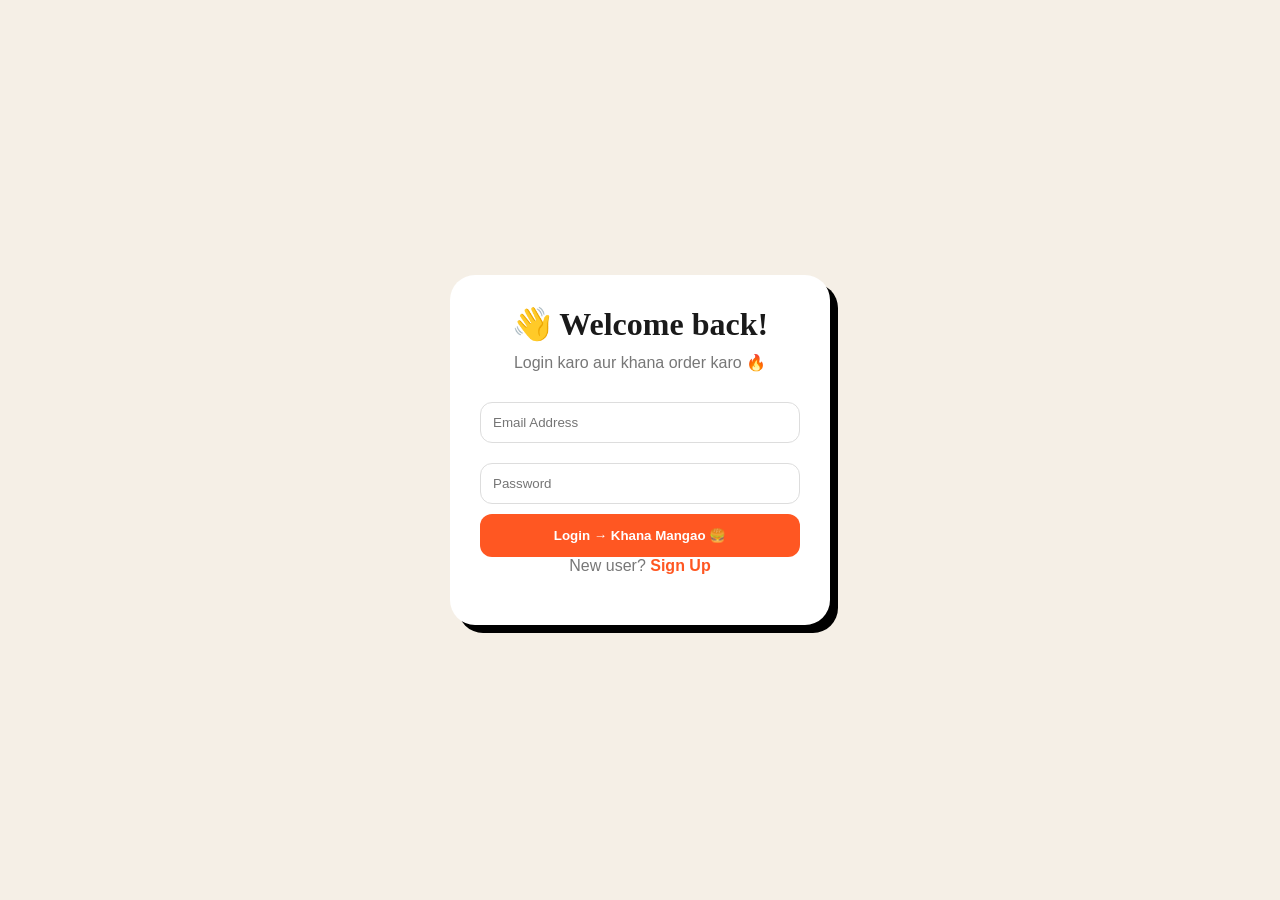
<file: login.html>
<!DOCTYPE html>
<html lang="en">
<head>
<meta charset="UTF-8">
<title>Login - Cravyo</title>
<link rel="stylesheet" href="food.css">

<style>
body {
  background: #f5efe6;
  display: flex;
  justify-content: center;
  align-items: center;
  height: 100vh;
}

/* Card */
.login-card {
  width: 380px;
  background: #fff;
  padding: 30px;
  border-radius: 25px;
  box-shadow: 8px 8px 0px black;
  text-align: center;
}

/* Heading */
.login-card h1 {
  font-family: 'Playfair Display', serif;
  margin-bottom: 10px;
}

.login-card p {
  color: #777;
  margin-bottom: 20px;
}

/* Inputs */
.login-card input {
  width: 100%;
  padding: 12px;
  margin: 10px 0;
  border-radius: 12px;
  border: 1px solid #ddd;
}

/* Button */
.login-btn {
  width: 100%;
  padding: 14px;
  background: #FF5722;
  color: white;
  border: none;
  border-radius: 12px;
  font-weight: bold;
  cursor: pointer;
}

/* Link */
.login-card a {
  color: #FF5722;
  text-decoration: none;
  font-weight: 600;
}
</style>
</head>

<body>

<div class="login-card">
  <h1>👋 Welcome back!</h1>
  <p>Login karo aur khana order karo 🔥</p>

  <input type="email" placeholder="Email Address">
  <input type="password" placeholder="Password">

  <button class="login-btn" onclick="login()">Login → Khana Mangao 🍔</button>

  <p>New user? <a href="sign.html">Sign Up</a></p>
</div>

<script>
function login(){
  alert("Login Success 🚀");
  window.location.href = "index.html";
}
</script>

</body>
</html>
</file>
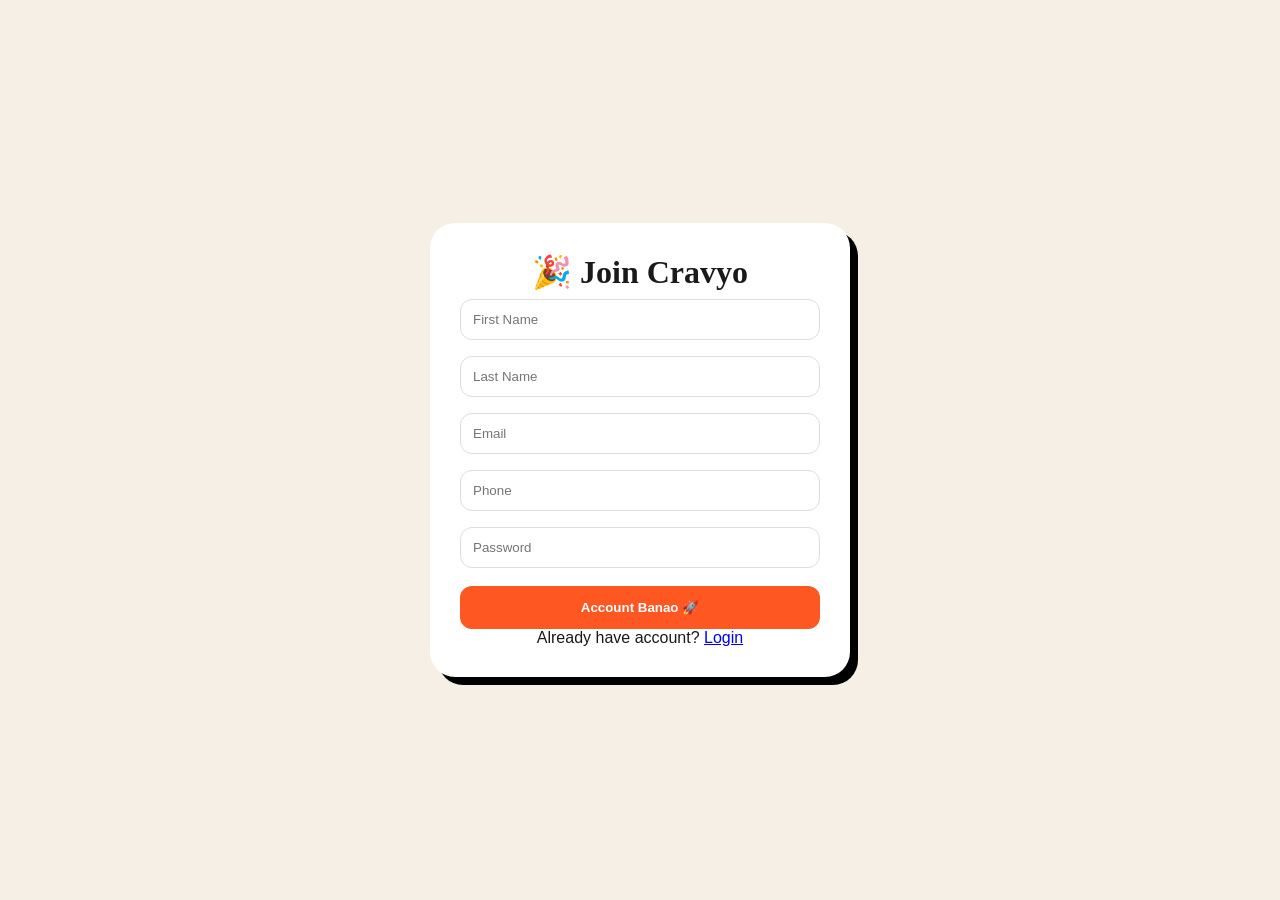
<file: sign.html>
<!DOCTYPE html>
<html lang="en">
<head>
<meta charset="UTF-8">
<title>Signup - Cravyo</title>
<link rel="stylesheet" href="food.css">

<style>
body {
  background: #f5efe6;
  display: flex;
  justify-content: center;
  align-items: center;
  height: 100vh;
}

.signup-card {
  width: 420px;
  background: #fff;
  padding: 30px;
  border-radius: 25px;
  box-shadow: 8px 8px 0px black;
  text-align: center;
}

.signup-card h1 {
  font-family: 'Playfair Display', serif;
}

.signup-card input {
  width: 100%;
  padding: 12px;
  margin: 8px 0;
  border-radius: 12px;
  border: 1px solid #ddd;
}

.row {
  display: flex;
  gap: 10px;
}

.signup-btn {
  width: 100%;
  padding: 14px;
  background: #FF5722;
  color: white;
  border: none;
  border-radius: 12px;
  font-weight: bold;
  cursor: pointer;
  margin-top: 10px;
}
</style>
</head>

<body>

<div class="signup-card">
  <h1>🎉 Join Cravyo</h1>

  <input type="text" id="fname" placeholder="First Name" autocomplete="off">
<input type="text" id="lname" placeholder="Last Name" autocomplete="off">

<input type="email" id="email" placeholder="Email" autocomplete="off">
<input type="tel" id="phone" placeholder="Phone" autocomplete="off">

<input type="password" id="password" placeholder="Password" autocomplete="new-password">

  <button class="signup-btn" onclick="signup()">Account Banao 🚀</button>

  <p>Already have account? <a href="login.html">Login</a></p>
</div>

<script>
async function signup() {
  const data = {
    first_name: document.getElementById("fname").value,
    last_name: document.getElementById("lname").value,
    email: document.getElementById("email").value,
    phone: document.getElementById("phone").value,
    password: document.getElementById("password").value
  };

  const res = await fetch("http://127.0.0.1:5000/signup", {
    method: "POST",
    headers: {
      "Content-Type": "application/json"
    },
    body: JSON.stringify(data)
  });

  const result = await res.json();

  if (result.message) {
    alert("Signup Successful 🎉");
    window.location.href = "login.html";
  } else {
    alert(result.error);
  }
}
</script>

</body>
</html>
</file>
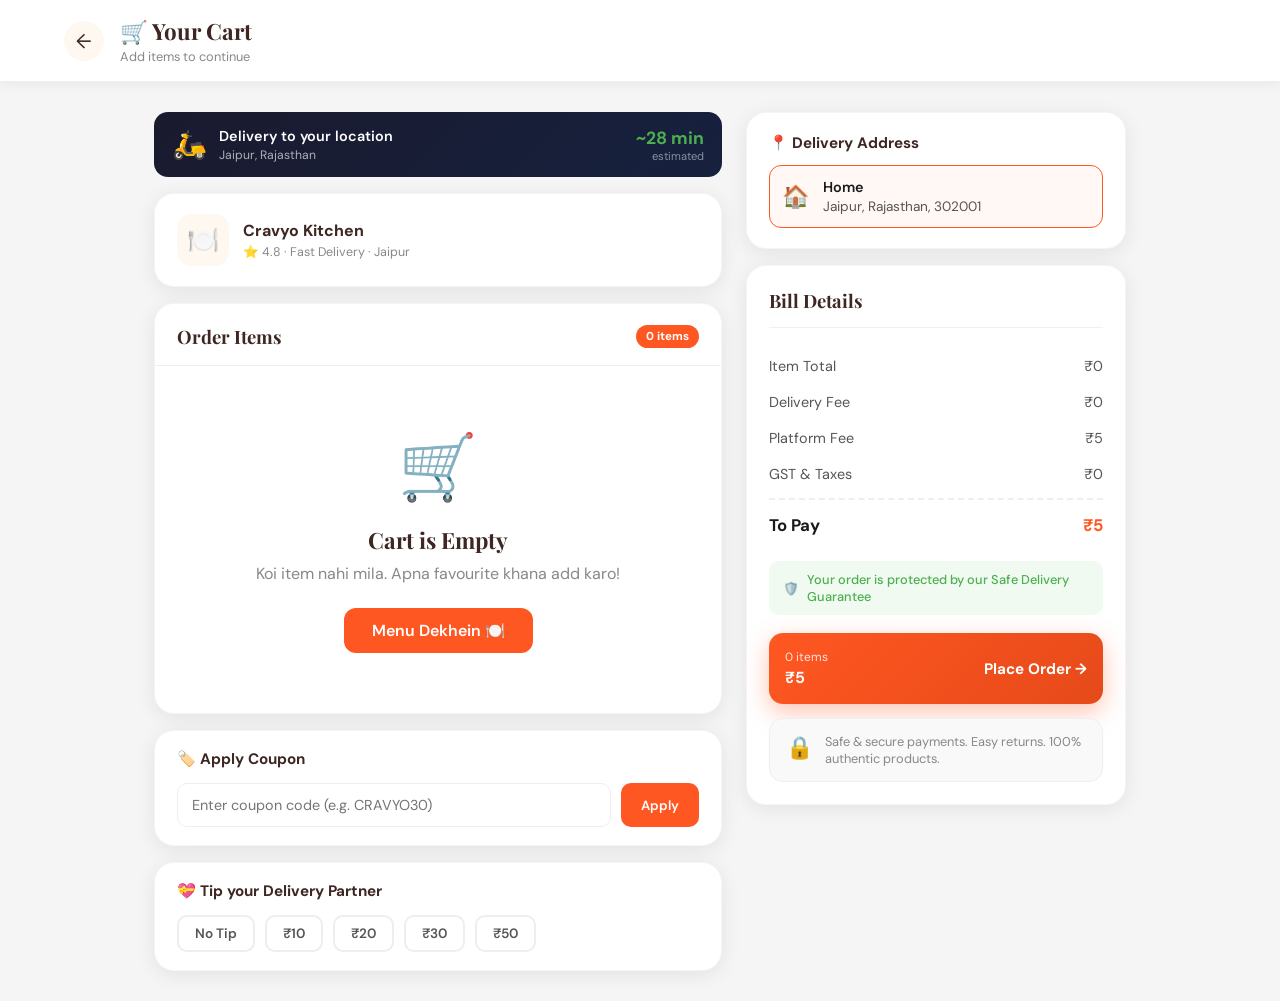
<file: frontend/cart.html>
<!DOCTYPE html>
<html lang="en">
<head>
<meta charset="UTF-8">
<meta name="viewport" content="width=device-width, initial-scale=1.0">
<title>Your Cart - Cravyo</title>
<link href="https://fonts.googleapis.com/css2?family=Playfair+Display:wght@700;900&family=DM+Sans:wght@300;400;500;600&display=swap" rel="stylesheet">
<style>
  :root {
    --orange: #FF5722;
    --orange-dark: #E64A19;
    --orange-light: #FF8A65;
    --cream: #FFF8F0;
    --brown: #3E2723;
    --green: #4CAF50;
    --text-dark: #1A1A1A;
    --text-mid: #555;
    --text-light: #888;
    --card-shadow: 0 4px 20px rgba(0,0,0,0.08);
  }

  *, *::before, *::after { margin: 0; padding: 0; box-sizing: border-box; }

  body {
    font-family: 'DM Sans', sans-serif;
    background: #f5f5f5;
    color: var(--text-dark);
    min-height: 100vh;
  }

  /* ── TOP BAR ── */
  .topbar {
    background: white;
    padding: 16px 5%;
    display: flex;
    align-items: center;
    gap: 16px;
    border-bottom: 1px solid #eee;
    position: sticky;
    top: 0;
    z-index: 50;
    box-shadow: 0 2px 12px rgba(0,0,0,0.06);
  }
  .back-btn {
    width: 40px; height: 40px;
    border-radius: 50%;
    background: var(--cream);
    display: flex; align-items: center; justify-content: center;
    cursor: pointer;
    font-size: 20px;
    text-decoration: none;
    color: var(--brown);
    transition: background 0.2s;
    flex-shrink: 0;
  }
  .back-btn:hover { background: #ffe0cc; }
  .topbar-title {
    font-family: 'Playfair Display', serif;
    font-size: 1.4rem;
    font-weight: 700;
    color: var(--brown);
  }
  .topbar-subtitle {
    font-size: 0.8rem;
    color: var(--text-light);
    margin-top: 2px;
  }

  /* ── MAIN LAYOUT ── */
  .cart-layout {
    max-width: 1100px;
    margin: 30px auto;
    padding: 0 5%;
    display: grid;
    grid-template-columns: 1fr 380px;
    gap: 24px;
    align-items: start;
  }

  /* ── RESTAURANT CARD ── */
  .restaurant-banner {
    background: white;
    border-radius: 20px;
    padding: 20px 22px;
    display: flex;
    align-items: center;
    gap: 14px;
    box-shadow: var(--card-shadow);
    margin-bottom: 16px;
    border: 1px solid rgba(0,0,0,0.04);
  }
  .restaurant-icon {
    width: 52px; height: 52px;
    background: var(--cream);
    border-radius: 14px;
    display: flex; align-items: center; justify-content: center;
    font-size: 26px;
    flex-shrink: 0;
  }
  .restaurant-name {
    font-weight: 700;
    font-size: 1rem;
    color: var(--brown);
  }
  .restaurant-meta {
    font-size: 0.78rem;
    color: var(--text-light);
    margin-top: 3px;
  }

  /* ── CART ITEMS CARD ── */
  .cart-items-card {
    background: white;
    border-radius: 20px;
    box-shadow: var(--card-shadow);
    border: 1px solid rgba(0,0,0,0.04);
    overflow: hidden;
  }
  .cart-card-header {
    padding: 20px 22px 16px;
    border-bottom: 1px solid #f0f0f0;
    display: flex;
    align-items: center;
    justify-content: space-between;
  }
  .cart-card-header h2 {
    font-family: 'Playfair Display', serif;
    font-size: 1.15rem;
    font-weight: 700;
    color: var(--brown);
  }
  .item-count-badge {
    background: var(--orange);
    color: white;
    font-size: 0.72rem;
    font-weight: 700;
    padding: 4px 10px;
    border-radius: 50px;
  }

  /* ── SINGLE CART ITEM ── */
  .cart-item {
    display: flex;
    align-items: center;
    padding: 18px 22px;
    border-bottom: 1px solid #f7f7f7;
    gap: 14px;
    transition: background 0.2s;
  }
  .cart-item:last-child { border-bottom: none; }
  .cart-item:hover { background: #fafafa; }

  .item-type-dot {
    width: 18px; height: 18px;
    border-radius: 4px;
    border: 2px solid;
    display: flex; align-items: center; justify-content: center;
    flex-shrink: 0;
  }
  .item-type-dot.veg { border-color: var(--green); }
  .item-type-dot.veg::before { content: ''; width: 8px; height: 8px; background: var(--green); border-radius: 50%; }
  .item-type-dot.nonveg { border-color: #E53935; }
  .item-type-dot.nonveg::before { content: ''; width: 8px; height: 8px; background: #E53935; border-radius: 50%; }

  .item-details { flex: 1; }
  .item-name {
    font-weight: 600;
    font-size: 0.95rem;
    color: var(--text-dark);
    margin-bottom: 4px;
  }
  .item-customization {
    font-size: 0.76rem;
    color: var(--text-light);
  }
  .item-price {
    font-weight: 700;
    font-size: 1rem;
    color: var(--text-dark);
    margin-right: 16px;
    min-width: 60px;
    text-align: right;
  }

  /* ── QUANTITY CONTROL ── */
  .qty-control {
    display: flex;
    align-items: center;
    gap: 0;
    background: white;
    border: 2px solid var(--orange);
    border-radius: 10px;
    overflow: hidden;
    flex-shrink: 0;
  }
  .qty-btn {
    width: 32px; height: 32px;
    background: transparent;
    border: none;
    font-size: 18px;
    font-weight: 700;
    color: var(--orange);
    cursor: pointer;
    display: flex; align-items: center; justify-content: center;
    transition: background 0.15s;
  }
  .qty-btn:hover { background: #fff3ee; }
  .qty-num {
    min-width: 28px;
    text-align: center;
    font-weight: 700;
    font-size: 0.95rem;
    color: var(--orange);
  }

  .remove-btn {
    background: none;
    border: none;
    color: #ccc;
    font-size: 18px;
    cursor: pointer;
    padding: 4px;
    border-radius: 50%;
    transition: color 0.2s, background 0.2s;
    flex-shrink: 0;
  }
  .remove-btn:hover { color: #E53935; background: #ffeaea; }

  /* ── EMPTY STATE ── */
  .empty-cart {
    padding: 60px 20px;
    text-align: center;
  }
  .empty-cart .empty-icon { font-size: 64px; margin-bottom: 16px; }
  .empty-cart h3 {
    font-family: 'Playfair Display', serif;
    font-size: 1.4rem;
    color: var(--brown);
    margin-bottom: 8px;
  }
  .empty-cart p { color: var(--text-light); margin-bottom: 24px; }
  .browse-btn {
    display: inline-block;
    padding: 12px 28px;
    background: var(--orange);
    color: white;
    border-radius: 12px;
    text-decoration: none;
    font-weight: 600;
    transition: background 0.2s, transform 0.2s;
  }
  .browse-btn:hover { background: var(--orange-dark); transform: translateY(-2px); }

  /* ── OFFERS ── */
  .offers-card {
    background: white;
    border-radius: 20px;
    box-shadow: var(--card-shadow);
    border: 1px solid rgba(0,0,0,0.04);
    padding: 18px 22px;
    margin-top: 16px;
  }
  .offers-card h3 {
    font-weight: 700;
    font-size: 0.95rem;
    color: var(--brown);
    margin-bottom: 14px;
    display: flex;
    align-items: center;
    gap: 8px;
  }
  .coupon-input-wrap {
    display: flex;
    gap: 10px;
  }
  .coupon-input {
    flex: 1;
    padding: 12px 14px;
    border: 1.5px solid #eee;
    border-radius: 10px;
    font-family: 'DM Sans', sans-serif;
    font-size: 0.9rem;
    outline: none;
    transition: border-color 0.2s;
  }
  .coupon-input:focus { border-color: var(--orange); }
  .coupon-btn {
    padding: 12px 20px;
    background: var(--orange);
    color: white;
    border: none;
    border-radius: 10px;
    font-weight: 600;
    cursor: pointer;
    font-family: 'DM Sans', sans-serif;
    transition: background 0.2s;
  }
  .coupon-btn:hover { background: var(--orange-dark); }

  /* ── DELIVERY TIPS ── */
  .tips-card {
    background: white;
    border-radius: 20px;
    box-shadow: var(--card-shadow);
    border: 1px solid rgba(0,0,0,0.04);
    padding: 18px 22px;
    margin-top: 16px;
  }
  .tips-card h3 {
    font-weight: 700;
    font-size: 0.95rem;
    color: var(--brown);
    margin-bottom: 14px;
    display: flex;
    align-items: center;
    gap: 8px;
  }
  .tip-options {
    display: flex;
    gap: 10px;
    flex-wrap: wrap;
  }
  .tip-btn {
    padding: 8px 16px;
    border: 2px solid #eee;
    border-radius: 10px;
    background: white;
    font-family: 'DM Sans', sans-serif;
    font-size: 0.85rem;
    font-weight: 600;
    cursor: pointer;
    color: var(--text-mid);
    transition: all 0.2s;
  }
  .tip-btn:hover, .tip-btn.active {
    border-color: var(--orange);
    color: var(--orange);
    background: #fff3ee;
  }

  /* ── BILL CARD (right side) ── */
  .bill-card {
    background: white;
    border-radius: 20px;
    box-shadow: var(--card-shadow);
    border: 1px solid rgba(0,0,0,0.04);
    padding: 22px;
    position: sticky;
    top: 90px;
  }
  .bill-card h2 {
    font-family: 'Playfair Display', serif;
    font-size: 1.15rem;
    font-weight: 700;
    color: var(--brown);
    margin-bottom: 20px;
    padding-bottom: 14px;
    border-bottom: 1px solid #f0f0f0;
  }
  .bill-row {
    display: flex;
    justify-content: space-between;
    align-items: center;
    padding: 9px 0;
    font-size: 0.9rem;
    color: var(--text-mid);
  }
  .bill-row.discount { color: var(--green); }
  .bill-row.total {
    font-size: 1.05rem;
    font-weight: 700;
    color: var(--text-dark);
    padding-top: 14px;
    margin-top: 6px;
    border-top: 2px dashed #eee;
  }
  .bill-row.total span:last-child { color: var(--orange); }
  .bill-info {
    background: #f0faf0;
    border-radius: 10px;
    padding: 10px 14px;
    margin: 16px 0;
    font-size: 0.8rem;
    color: var(--green);
    display: flex;
    align-items: center;
    gap: 8px;
    font-weight: 500;
  }

  /* ── ADDRESS ── */
  .address-card {
    background: white;
    border-radius: 20px;
    box-shadow: var(--card-shadow);
    border: 1px solid rgba(0,0,0,0.04);
    padding: 20px 22px;
    margin-bottom: 16px;
  }
  .address-card h3 {
    font-weight: 700;
    font-size: 0.95rem;
    color: var(--brown);
    margin-bottom: 12px;
    display: flex;
    align-items: center;
    gap: 8px;
  }
  .address-row {
    display: flex;
    align-items: center;
    gap: 14px;
    padding: 12px;
    border: 1.5px solid #eee;
    border-radius: 12px;
    cursor: pointer;
    transition: border-color 0.2s;
  }
  .address-row.active { border-color: var(--orange); background: #fff8f5; }
  .address-icon { font-size: 22px; flex-shrink: 0; }
  .address-text { font-size: 0.85rem; color: var(--text-mid); }
  .address-label { font-weight: 600; font-size: 0.9rem; color: var(--text-dark); margin-bottom: 2px; }

  /* ── PLACE ORDER BTN ── */
  .place-order-btn {
    width: 100%;
    padding: 16px;
    background: linear-gradient(135deg, var(--orange), var(--orange-dark));
    color: white;
    border: none;
    border-radius: 14px;
    font-size: 1rem;
    font-weight: 700;
    font-family: 'DM Sans', sans-serif;
    cursor: pointer;
    margin-top: 18px;
    box-shadow: 0 8px 24px rgba(255,87,34,0.35);
    transition: transform 0.2s, box-shadow 0.2s;
    display: flex;
    align-items: center;
    justify-content: space-between;
  }
  .place-order-btn:hover { transform: translateY(-2px); box-shadow: 0 12px 32px rgba(255,87,34,0.45); }
  .place-order-btn:active { transform: translateY(0); }
  .btn-left { display: flex; flex-direction: column; align-items: flex-start; gap: 2px; }
  .btn-items { font-size: 0.75rem; font-weight: 400; opacity: 0.85; }
  .btn-total { font-size: 1rem; font-weight: 700; }
  .btn-right { font-size: 0.95rem; }

  /* ── DELIVERY INFO BAR ── */
  .delivery-bar {
    background: linear-gradient(135deg, #1A1A2E, #16213E);
    border-radius: 14px;
    padding: 14px 18px;
    margin-bottom: 16px;
    display: flex;
    align-items: center;
    gap: 12px;
    color: white;
  }
  .delivery-bar .dicon { font-size: 28px; }
  .delivery-bar .dtitle { font-weight: 600; font-size: 0.9rem; }
  .delivery-bar .dsub { font-size: 0.76rem; color: rgba(255,255,255,0.65); margin-top: 2px; }
  .delivery-time {
    margin-left: auto;
    text-align: right;
    font-weight: 700;
    font-size: 1.1rem;
    color: #4CAF50;
  }
  .delivery-time span { display: block; font-size: 0.7rem; font-weight: 400; color: rgba(255,255,255,0.5); }

  /* ── SAFETY CARD ── */
  .safety-card {
    background: #f9f9f9;
    border-radius: 14px;
    padding: 14px 16px;
    margin-top: 14px;
    display: flex;
    align-items: flex-start;
    gap: 12px;
    font-size: 0.8rem;
    color: var(--text-light);
    border: 1px solid #eee;
  }
  .safety-card .sicon { font-size: 22px; flex-shrink: 0; }

  /* ── SUCCESS OVERLAY ── */
  .success-overlay {
    display: none;
    position: fixed; inset: 0;
    background: rgba(0,0,0,0.6);
    z-index: 200;
    align-items: center;
    justify-content: center;
    backdrop-filter: blur(6px);
  }
  .success-overlay.show { display: flex; }
  .success-modal {
    background: white;
    border-radius: 28px;
    padding: 50px 40px;
    text-align: center;
    max-width: 380px;
    width: 90%;
    animation: popIn 0.4s cubic-bezier(0.34,1.56,0.64,1);
  }
  @keyframes popIn { from { opacity: 0; transform: scale(0.7); } to { opacity: 1; transform: scale(1); } }
  .success-icon { font-size: 70px; margin-bottom: 18px; }
  .success-modal h2 {
    font-family: 'Playfair Display', serif;
    font-size: 1.8rem;
    color: var(--brown);
    margin-bottom: 10px;
  }
  .success-modal p { color: var(--text-mid); margin-bottom: 28px; line-height: 1.6; }
  .order-id { background: var(--cream); border-radius: 10px; padding: 10px; font-weight: 700; color: var(--orange); margin-bottom: 24px; font-size: 0.9rem; }
  .track-btn {
    display: block;
    background: var(--orange);
    color: white;
    text-decoration: none;
    padding: 14px;
    border-radius: 14px;
    font-weight: 700;
    transition: background 0.2s;
  }
  .track-btn:hover { background: var(--orange-dark); }

  @media (max-width: 768px) {
    .cart-layout { grid-template-columns: 1fr; }
    .bill-card { position: static; }
  }
</style>
</head>
<body>

<!-- TOP BAR -->
<div class="topbar">
  <a href="index.html" class="back-btn">←</a>
  <div>
    <div class="topbar-title">🛒 Your Cart</div>
    <div class="topbar-subtitle" id="topbarSub">Loading...</div>
  </div>
</div>

<!-- MAIN -->
<div class="cart-layout">

  <!-- LEFT COLUMN -->
  <div>

    <!-- Delivery Info Bar -->
    <div class="delivery-bar">
      <div class="dicon">🛵</div>
      <div>
        <div class="dtitle">Delivery to your location</div>
        <div class="dsub">Jaipur, Rajasthan</div>
      </div>
      <div class="delivery-time">
        ~28 min
        <span>estimated</span>
      </div>
    </div>

    <!-- Restaurant Banner -->
    <div class="restaurant-banner">
      <div class="restaurant-icon">🍽️</div>
      <div>
        <div class="restaurant-name">Cravyo Kitchen</div>
        <div class="restaurant-meta">⭐ 4.8 · Fast Delivery · Jaipur</div>
      </div>
    </div>

    <!-- Cart Items Card -->
    <div class="cart-items-card">
      <div class="cart-card-header">
        <h2>Order Items</h2>
        <span class="item-count-badge" id="itemCountBadge">0 items</span>
      </div>
      <div id="cartItemsContainer">
        <!-- items render here -->
      </div>
    </div>

    <!-- Coupon / Offers -->
    <div class="offers-card">
      <h3>🏷️ Apply Coupon</h3>
      <div class="coupon-input-wrap">
        <input class="coupon-input" placeholder="Enter coupon code (e.g. CRAVYO30)" id="couponInput">
        <button class="coupon-btn" onclick="applyCoupon()">Apply</button>
      </div>
      <div id="couponMsg" style="margin-top:10px; font-size:0.82rem; color:var(--green); font-weight:600; display:none;"></div>
    </div>

    <!-- Tips -->
    <div class="tips-card">
      <h3>💝 Tip your Delivery Partner</h3>
      <div class="tip-options">
        <button class="tip-btn" onclick="selectTip(this, 0)">No Tip</button>
        <button class="tip-btn" onclick="selectTip(this, 10)">₹10</button>
        <button class="tip-btn" onclick="selectTip(this, 20)">₹20</button>
        <button class="tip-btn" onclick="selectTip(this, 30)">₹30</button>
        <button class="tip-btn" onclick="selectTip(this, 50)">₹50</button>
      </div>
    </div>

  </div>

  <!-- RIGHT COLUMN -->
  <div>

    <!-- Address -->
    <div class="address-card">
      <h3>📍 Delivery Address</h3>
      <div class="address-row active">
        <div class="address-icon">🏠</div>
        <div>
          <div class="address-label">Home</div>
          <div class="address-text">Jaipur, Rajasthan, 302001</div>
        </div>
      </div>
    </div>

    <!-- Bill Card -->
    <div class="bill-card">
      <h2>Bill Details</h2>
      <div class="bill-row">
        <span>Item Total</span>
        <span id="billSubtotal">₹0</span>
      </div>
      <div class="bill-row">
        <span>Delivery Fee</span>
        <span id="billDelivery">Free</span>
      </div>
      <div class="bill-row">
        <span>Platform Fee</span>
        <span>₹5</span>
      </div>
      <div class="bill-row">
        <span>GST & Taxes</span>
        <span id="billTax">₹0</span>
      </div>
      <div class="bill-row discount" id="discountRow" style="display:none;">
        <span>🏷️ Coupon Discount</span>
        <span id="billDiscount">-₹0</span>
      </div>
      <div class="bill-row" id="tipRow" style="display:none;">
        <span>💝 Delivery Tip</span>
        <span id="billTip">₹0</span>
      </div>
      <div class="bill-row total">
        <span>To Pay</span>
        <span id="billTotal">₹5</span>
      </div>

      <div class="bill-info">
        <span>🛡️</span>
        Your order is protected by our Safe Delivery Guarantee
      </div>

      <button class="place-order-btn" onclick="placeOrder()">
        <div class="btn-left">
          <span class="btn-items" id="btnItemsCount">0 items</span>
          <span class="btn-total" id="btnTotal">₹5</span>
        </div>
        <div class="btn-right">Place Order →</div>
      </button>

      <div class="safety-card">
        <span class="sicon">🔒</span>
        <span>Safe & secure payments. Easy returns. 100% authentic products.</span>
      </div>
    </div>

  </div>
</div>

<!-- SUCCESS OVERLAY -->
<div class="success-overlay" id="successOverlay">
  <div class="success-modal">
    <div class="success-icon">🎉</div>
    <h2>Order Placed!</h2>
    <p>Aapka order successfully place ho gaya hai! Delivery partner aapke paas jaldi pahunchega.</p>
    <div class="order-id" id="orderId">Order #CR-0000</div>
    <a href="index.html" class="track-btn">Back to Home 🏠</a>
  </div>
</div>

<script>
  // ── STATE ──
  let cart = JSON.parse(localStorage.getItem("cart")) || [];
  let tipAmount = 0;
  let discountAmount = 0;
  const PLATFORM_FEE = 5;
  const TAX_RATE = 0.05; // 5% GST

  // ── RENDER CART ITEMS ──
  function renderCart() {
    const container = document.getElementById('cartItemsContainer');
    const badge = document.getElementById('itemCountBadge');
    const topbarSub = document.getElementById('topbarSub');

    if (cart.length === 0) {
      container.innerHTML = `
        <div class="empty-cart">
          <div class="empty-icon">🛒</div>
          <h3>Cart is Empty</h3>
          <p>Koi item nahi mila. Apna favourite khana add karo!</p>
          <a href="index.html" class="browse-btn">Menu Dekhein 🍽️</a>
        </div>`;
      badge.textContent = '0 items';
      topbarSub.textContent = 'Add items to continue';
      updateBill();
      return;
    }

    badge.textContent = `${cart.length} item${cart.length > 1 ? 's' : ''}`;
    topbarSub.textContent = `${cart.length} item${cart.length > 1 ? 's' : ''} added`;

    // Group duplicate items
    const grouped = {};
    cart.forEach(item => {
      if (grouped[item.name]) {
        grouped[item.name].qty += 1;
        grouped[item.name].price = item.price;
      } else {
        grouped[item.name] = { name: item.name, price: item.price, qty: 1 };
      }
    });

    container.innerHTML = Object.values(grouped).map(item => `
      <div class="cart-item" id="item-${encodeURIComponent(item.name)}">
        <div class="item-type-dot veg"></div>
        <div class="item-details">
          <div class="item-name">${item.name}</div>
          <div class="item-customization">Regular · No customization</div>
        </div>
        <div class="item-price">₹${item.price * item.qty}</div>
        <div class="qty-control">
          <button class="qty-btn" onclick="changeQty('${item.name}', -1)">−</button>
          <span class="qty-num">${item.qty}</span>
          <button class="qty-btn" onclick="changeQty('${item.name}', 1)">+</button>
        </div>
        <button class="remove-btn" onclick="removeItem('${item.name}')" title="Remove">✕</button>
      </div>
    `).join('');

    updateBill();
  }

  // ── CHANGE QUANTITY ──
  function changeQty(name, delta) {
    if (delta === 1) {
      const existing = cart.find(i => i.name === name);
      if (existing) cart.push({ name: existing.name, price: existing.price });
    } else {
      const idx = cart.findLastIndex(i => i.name === name);
      if (idx !== -1) cart.splice(idx, 1);
    }
    saveAndRender();
  }

  // ── REMOVE ITEM ──
  function removeItem(name) {
    cart = cart.filter(i => i.name !== name);
    saveAndRender();
  }

  // ── SAVE & RENDER ──
  function saveAndRender() {
    localStorage.setItem("cart", JSON.stringify(cart));
    renderCart();
  }

  // ── BILL CALCULATION ──
  function updateBill() {
    const grouped = {};
    cart.forEach(item => {
      if (grouped[item.name]) grouped[item.name].total += item.price;
      else grouped[item.name] = { total: item.price };
    });
    const subtotal = Object.values(grouped).reduce((s, i) => s + i.total, 0);
    const tax = Math.round(subtotal * TAX_RATE);
    const deliveryFee = subtotal > 0 ? (subtotal >= 199 ? 0 : 30) : 0;
    const total = subtotal + tax + PLATFORM_FEE + deliveryFee + tipAmount - discountAmount;

    document.getElementById('billSubtotal').textContent = `₹${subtotal}`;
    document.getElementById('billDelivery').textContent = deliveryFee === 0 ? (subtotal > 0 ? 'FREE 🎉' : '₹0') : `₹${deliveryFee}`;
    document.getElementById('billTax').textContent = `₹${tax}`;
    document.getElementById('billTotal').textContent = `₹${Math.max(total, subtotal > 0 ? PLATFORM_FEE : 0)}`;
    document.getElementById('btnTotal').textContent = `₹${Math.max(total, subtotal > 0 ? PLATFORM_FEE : 0)}`;
    document.getElementById('btnItemsCount').textContent = `${cart.length} item${cart.length !== 1 ? 's' : ''}`;
  }

  // ── COUPON ──
  function applyCoupon() {
    const code = document.getElementById('couponInput').value.trim().toUpperCase();
    const msg = document.getElementById('couponMsg');
    const discountRow = document.getElementById('discountRow');

    const coupons = {
      'CRAVYO30': 30,
      'FIRST50': 50,
      'SAVE20': 20
    };

    if (coupons[code]) {
      discountAmount = coupons[code];
      msg.textContent = `✅ Coupon applied! ₹${discountAmount} discount mila!`;
      msg.style.color = 'var(--green)';
      msg.style.display = 'block';
      discountRow.style.display = 'flex';
      document.getElementById('billDiscount').textContent = `-₹${discountAmount}`;
    } else {
      discountAmount = 0;
      msg.textContent = '❌ Invalid coupon code.';
      msg.style.color = '#E53935';
      msg.style.display = 'block';
      discountRow.style.display = 'none';
    }
    updateBill();
  }

  // ── TIP ──
  function selectTip(btn, amount) {
    document.querySelectorAll('.tip-btn').forEach(b => b.classList.remove('active'));
    btn.classList.add('active');
    tipAmount = amount;
    const tipRow = document.getElementById('tipRow');
    if (amount > 0) {
      tipRow.style.display = 'flex';
      document.getElementById('billTip').textContent = `₹${amount}`;
    } else {
      tipRow.style.display = 'none';
    }
    updateBill();
  }

  // ── PLACE ORDER ──
  function placeOrder() {
    if (cart.length === 0) {
      alert('Cart khali hai! Pehle kuch add karo 😄');
      return;
    }
    const orderId = 'CR-' + Math.floor(Math.random() * 90000 + 10000);
    document.getElementById('orderId').textContent = `Order #${orderId}`;
    document.getElementById('successOverlay').classList.add('show');
    localStorage.removeItem('cart');
    cart = [];
  }

  // ── POLYFILL for findLastIndex ──
  if (!Array.prototype.findLastIndex) {
    Array.prototype.findLastIndex = function(fn) {
      for (let i = this.length - 1; i >= 0; i--) {
        if (fn(this[i])) return i;
      }
      return -1;
    };
  }

  // ── INIT ──
  renderCart();
</script>

</body>
</html>
</file>
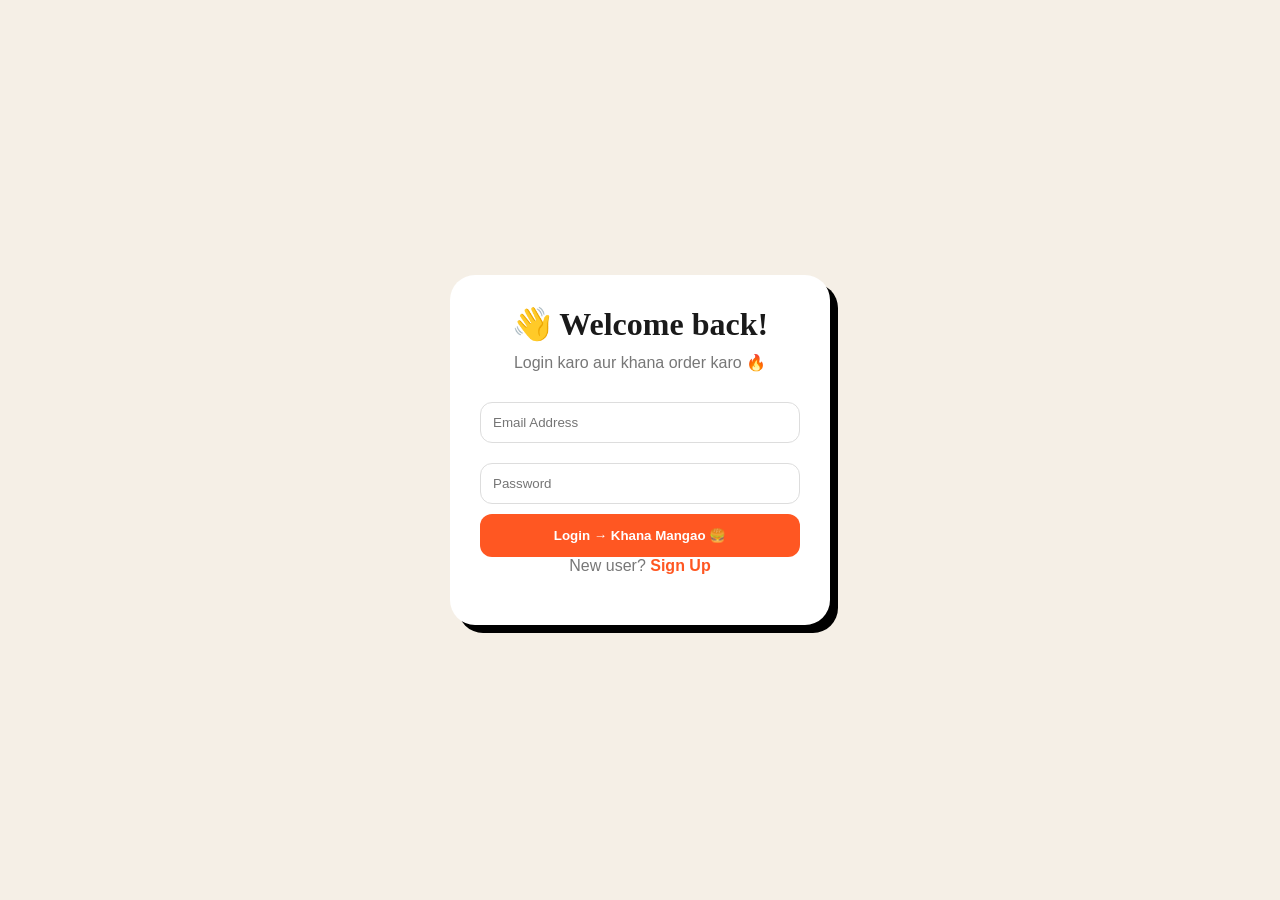
<file: frontend/login.html>
<!DOCTYPE html>
<html lang="en">
<head>
<meta charset="UTF-8">
<title>Login - Cravyo</title>
<link rel="stylesheet" href="food.css">

<style>
body {
  background: #f5efe6;
  display: flex;
  justify-content: center;
  align-items: center;
  height: 100vh;
}

/* Card */
.login-card {
  width: 380px;
  background: #fff;
  padding: 30px;
  border-radius: 25px;
  box-shadow: 8px 8px 0px black;
  text-align: center;
}

/* Heading */
.login-card h1 {
  font-family: 'Playfair Display', serif;
  margin-bottom: 10px;
}

.login-card p {
  color: #777;
  margin-bottom: 20px;
}

/* Inputs */
.login-card input {
  width: 100%;
  padding: 12px;
  margin: 10px 0;
  border-radius: 12px;
  border: 1px solid #ddd;
}

/* Button */
.login-btn {
  width: 100%;
  padding: 14px;
  background: #FF5722;
  color: white;
  border: none;
  border-radius: 12px;
  font-weight: bold;
  cursor: pointer;
}

/* Link */
.login-card a {
  color: #FF5722;
  text-decoration: none;
  font-weight: 600;
}
</style>
</head>

<body>

<div class="login-card">
  <h1>👋 Welcome back!</h1>
  <p>Login karo aur khana order karo 🔥</p>

  <input type="email" placeholder="Email Address">
  <input type="password" placeholder="Password">

  <button class="login-btn" onclick="login()">Login → Khana Mangao 🍔</button>

  <p>New user? <a href="sign.html">Sign Up</a></p>
</div>

<script>
function login(){
  alert("Login Success 🚀");
  window.location.href = "index.html";
}
</script>

</body>
</html>
</file>
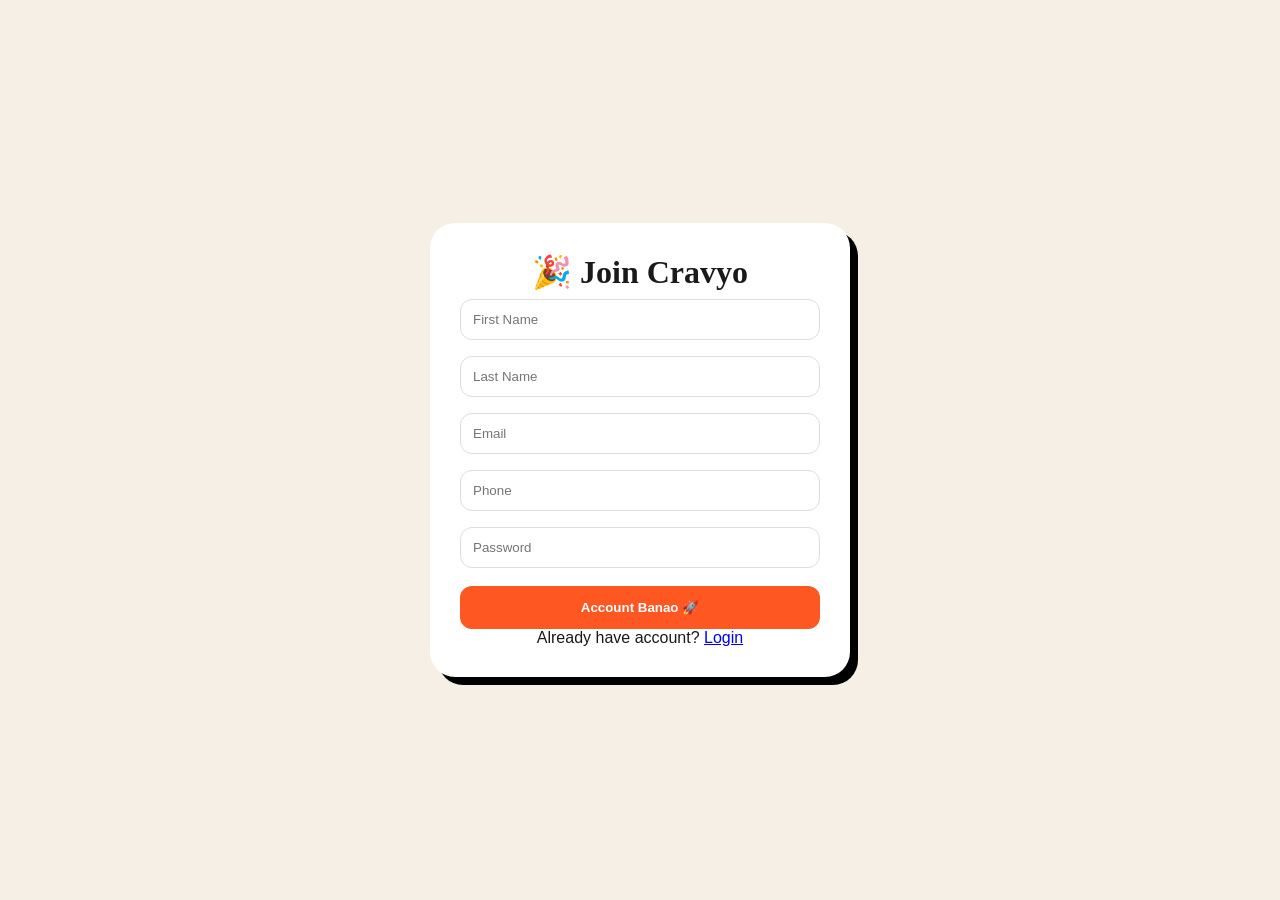
<file: frontend/sign.html>
<!DOCTYPE html>
<html lang="en">
<head>
<meta charset="UTF-8">
<title>Signup - Cravyo</title>
<link rel="stylesheet" href="food.css">

<style>
body {
  background: #f5efe6;
  display: flex;
  justify-content: center;
  align-items: center;
  height: 100vh;
}

.signup-card {
  width: 420px;
  background: #fff;
  padding: 30px;
  border-radius: 25px;
  box-shadow: 8px 8px 0px black;
  text-align: center;
}

.signup-card h1 {
  font-family: 'Playfair Display', serif;
}

.signup-card input {
  width: 100%;
  padding: 12px;
  margin: 8px 0;
  border-radius: 12px;
  border: 1px solid #ddd;
}

.row {
  display: flex;
  gap: 10px;
}

.signup-btn {
  width: 100%;
  padding: 14px;
  background: #FF5722;
  color: white;
  border: none;
  border-radius: 12px;
  font-weight: bold;
  cursor: pointer;
  margin-top: 10px;
}
</style>
</head>

<body>

<div class="signup-card">
  <h1>🎉 Join Cravyo</h1>

  <input type="text" id="fname" placeholder="First Name" autocomplete="off">
<input type="text" id="lname" placeholder="Last Name" autocomplete="off">

<input type="email" id="email" placeholder="Email" autocomplete="off">
<input type="tel" id="phone" placeholder="Phone" autocomplete="off">

<input type="password" id="password" placeholder="Password" autocomplete="new-password">

  <button class="signup-btn" onclick="signup()">Account Banao 🚀</button>

  <p>Already have account? <a href="login.html">Login</a></p>
</div>

<script>
async function signup() {
  const data = {
    first_name: document.getElementById("fname").value,
    last_name: document.getElementById("lname").value,
    email: document.getElementById("email").value,
    phone: document.getElementById("phone").value,
    password: document.getElementById("password").value
  };

  const res = await fetch("http://127.0.0.1:5000/signup", {
    method: "POST",
    headers: {
      "Content-Type": "application/json"
    },
    body: JSON.stringify(data)
  });

  const result = await res.json();

  if (result.message) {
    alert("Signup Successful 🎉");
    window.location.href = "login.html";
  } else {
    alert(result.error);
  }
}
</script>

</body>
</html>
</file>
<file: food.css>
:root {
    --cream: #FFF8F0;
    --warm-white: #FFFCF7;
    --orange: #FF5722;
    --orange-dark: #E64A19;
    --orange-light: #FF8A65;
    --amber: #FFA726;
    --brown: #3E2723;
    --brown-light: #5D4037;
    --text-dark: #1A1A1A;
    --text-mid: #555;
    --text-light: #888;
    --green: #4CAF50;
    --card-bg: #FFFFFF;
    --shadow: 0 8px 40px rgba(255,87,34,0.12);
    --shadow-lg: 0 20px 60px rgba(0,0,0,0.12);
  }

  *, *::before, *::after { margin: 0; padding: 0; box-sizing: border-box; }

  html { scroll-behavior: smooth; }

  body {
    font-family: 'DM Sans', sans-serif;
    background: var(--cream);
    color: var(--text-dark);
    overflow-x: hidden;
  }

  
  /* ─── NAV ─── */
  nav {
    position: fixed; top: 0; left: 0; right: 0;
    z-index: 100;
    padding: 14px 40px;
    height: 72px;
    display: flex; align-items: center; justify-content: space-between;
    background: gold;
    backdrop-filter: blur(20px);
    border-bottom: 1px solid rgba(0,0,0,0.05);
    transition: box-shadow 0.3s;
    border-color: #1A1A1A;
    border-width:2px;
  }
  nav.scrolled { box-shadow: 0 4px 30px rgba(255,87,34,0.1); }

  .logo {
    display: flex; align-items: center; gap: 10px;
    text-decoration: none;
  }
   .logo-icon {
  width: 55px;
  height: 55px;
  border-radius: 50%;
  overflow: hidden;
  background: black; /* same as logo */
  display: flex;
  align-items: center;
  justify-content: center;
}

.logo-icon img {
  width: 100%;
  height: 100%;
  object-fit: contain;   /* cover hatao */
  filter: none;          /* invert hatao */
}
  
  .logo-text {
    font-family: 'Poppins', sans-serif;
    font-size: 1.9rem;
    font-weight: 600;
    color: #1A1A1A;
    letter-spacing: 0.5px;
  }
  .logo-text span { 
    color: #ff4d4d;
}
  

  .nav-links {
    display: flex; align-items: center; gap: 36px;
    list-style: none;
  }
  .nav-links a {
    text-decoration: none;
    color: rgb(7, 7, 7);
    font-weight: 500;
    font-size: 0.9rem;
    letter-spacing: 0.3px;
    position: relative;
    transition: color 0.2s;
  }
  .nav-links a::after {
    content: '';
    position: absolute; bottom: -4px; left: 0; right: 0;
    height: 2px; background: var(--orange);
    transform: scaleX(0);
    transition: transform 0.3s ease;
  }
  .nav-links a:hover { color: var(--orange); }
  .nav-links a:hover::after { transform: scaleX(1); }

  .nav-cta {
    background: var(--orange);
    color: white !important;
    padding: 10px 22px;
    border-radius: 50px;
    font-weight: 600 !important;
    box-shadow: 0 4px 15px rgba(255,87,34,0.35);
    transition: transform 0.2s, box-shadow 0.2s !important;
  }
  .nav-cta:hover { transform: translateY(-2px); box-shadow: 0 8px 25px rgba(255,87,34,0.45) !important; }
  .nav-cta::after { display: none !important; }

  /* ─── HERO ─── */
  .hero {
    min-height: 100vh;
    display: grid;
    grid-template-columns: 1fr 1fr;
    align-items: center;
    padding: 100px 5% 60px;
    position: relative;
    overflow: hidden;
  background:rgb(248, 243, 227);
  .hero {
  background-image: url('LogoFood.jpeg');
  background-size: cover;
  background-position: center;
  background-repeat: no-repeat;
}
}
.hero h1, .hero p {
  color: white;
}


  .hero::before {
    content: '';
    position: absolute;
    top: -200px; right: -200px;
    width: 700px; height: 700px;
    background: radial-gradient(circle, rgba(255,87,34,0.1) 0%, transparent 70%);
    border-radius: 50%;
    animation: pulse 6s ease-in-out infinite;
  }

  @keyframes pulse {
    0%, 100% { transform: scale(1); opacity: 0.7; }
    50% { transform: scale(1.1); opacity: 1; }
  }

  .hero-content { position: relative; z-index: 2; }

  .hero-badge {
    display: inline-flex; align-items: center; gap: 8px;
    background:#d87d6233;
    border: 1px solid #991d1d;
    border-radius: 50px;
    padding: 8px 16px;
    font-size: 0.8rem;
    font-weight: 600;
    color:black;
    letter-spacing: 0.5px;
    margin-bottom: 28px;
    animation: slideDown 0.8s ease both;
  }
  .hero-badge .dot { width: 8px; height: 8px; background: var(--green); border-radius: 50%; animation: blink 1.5s infinite; }
  @keyframes blink { 0%,100%{opacity:1} 50%{opacity:0.3} }

  .hero h1 {
    font-family: 'Playfair Display', serif;
    font-size: clamp(2.8rem, 5vw, 4.5rem);
    font-weight: 900;
    line-height: 1.1;
    letter-spacing: -1px;
    color: var(--brown);
    margin-bottom: 24px;
    animation: slideUp 0.8s 0.1s ease both;
  }

  .Login  {
    text-decoration: none;
  }

  .hero h1 .highlight {
    color: var(--orange);
    position: relative;
    display: inline-block;
   }

  .hero h1 .highlight::after {
    content: '';
    position: absolute; left: 0; bottom: 4px; right: 0;
    height: 4px;
    background:var(--orange-dark);
    border-radius: 2px;
    z-index: -1;
    text-decoration: none;
  }

  .hero p {
    font-size: 1.1rem;
    color: var(--text-mid);
    line-height: 1.7;
    max-width: 480px;
    margin-bottom: 40px;
    animation: slideUp 0.8s 0.2s ease both;
  }

  .hero-search {
    display: flex;
    background: white;
    border-radius: 16px;
    box-shadow: var(--shadow-lg);
    overflow: hidden;
    max-width: 520px;
    margin-bottom: 48px;
    animation: slideUp 0.8s 0.3s ease both;
    border: 1px solid rgb(23, 23, 23);
    transition: border-color 0.3s;
  }
  .hero-search:focus-within { border-color: var(--orange); }
  .hero-search input {
    flex: 1; border: none; outline: none;
    padding: 16px 20px;
    font-family: 'DM Sans', sans-serif;
    font-size: 0.95rem;
    background: transparent;
    color: var(--text-dark);
  }
  .hero-search button {
    background: var(--orange);
    color: white; border: none;
    padding: 16px 28px;
    font-family: 'DM Sans', sans-serif;
    font-size: 0.95rem;
    font-weight: 600;
    cursor: pointer;
    transition: all 0.3s ease;
  }
  .hero-search button:hover { background: var(--orange-dark); }

  .hero-stats {
    display: flex; gap: 40px;
    animation: slideUp 0.8s 0.4s ease both;
  }
  .stat-item { text-align: left; }
  .stat-num {
    font-family: 'Playfair Display', serif;
    font-size: 2rem;
    font-weight: 700;
    color: var(--orange);
    line-height: 1;
  }
  .stat-label { font-size: 0.8rem; color: var(--text-light); margin-top: 4px; }

  /* Hero Visual */
  .hero-visual {
    position: relative;
    display: flex; align-items: center; justify-content: center;
    animation: floatIn 1s 0.3s ease both;
  }

  @keyframes floatIn {
    from { opacity: 0; transform: translateX(60px); }
    to { opacity: 1; transform: translateX(0); }
  }

  .hero-plate {
    width: 420px; height: 420px;
    background:rgb(99, 197, 99);
    border-radius: 50%;
    display: flex; align-items: center; justify-content: center;
    font-size: 180px;
    box-shadow: 0 30px 100px rgba(255,87,34,0.2), 0 0 0 20px rgba(255,87,34,0.05);
    animation: float 4s ease-in-out infinite;
    position: relative;
  }

  @keyframes float {
    0%,100%{transform:translateY(0)} 50%{transform:translateY(-16px)}
  }

  .float-card {
    position: absolute;
    background: white;
    border-radius: 16px;
    padding: 12px 18px;
    box-shadow: 0 8px 30px rgba(0,0,0,0.12);
    display: flex; align-items: center; gap: 10px;
    font-size: 0.85rem;
    font-weight: 600;
  }
  .float-card.card1 { top: 60px; left: -30px; animation: float 4s 1s ease-in-out infinite; }
  .float-card.card2 { bottom: 80px; right: -20px; animation: float 4s 0.5s ease-in-out infinite; }
  .float-card.card3 { top: 200px; right: -50px; animation: float 4s 1.5s ease-in-out infinite; }

  .float-card .fc-icon { font-size: 1.4rem; }
  .fc-info .fc-title { font-size: 0.75rem; color: var(--text-light); }
  .fc-info .fc-val { color: var(--text-dark); }
  .fc-info .fc-val.green { color: var(--green); }

  /* ─── CATEGORIES ─── */
  section { padding: 80px 5%; }

  .section-header {
    display: flex; align-items: flex-end; justify-content: space-between;
    margin-bottom: 48px;
  }
  .section-tag {
    font-size: 0.75rem; font-weight: 700;
    letter-spacing: 2px; color: var(--orange);
    text-transform: uppercase; margin-bottom: 10px;
  }
  .section-header h2 {
    font-family: 'Playfair Display', serif;
    font-size: clamp(1.8rem, 3vw, 2.8rem);
    font-weight: 700;
    color: var(--brown);
    line-height: 1.2;
  }
  .view-all {
    color: var(--orange); text-decoration: none;
    font-weight: 600; font-size: 0.9rem;
    display: flex; align-items: center; gap: 6px;
    padding-bottom: 4px;
   border-bottom: 2px solid var(--orange);
    transition: gap 0.2s;
  }
  .view-all:hover { gap: 10px; }

  .categories-grid {
    display: grid;
    grid-template-columns: repeat(6, 1fr);
    gap: 20px;
  }
  .cat-card {
    background: white;
    border-radius: 20px;
    padding: 28px 16px;
    text-align: center;
    cursor: pointer;
    transition: transform 0.3s, box-shadow 0.3s;
    border: 2px solid black;
  }

  .cat-card:hover, .cat-card.active {
    transform: translateY(-8px);
    box-shadow: var(--shadow);
    border-color:black;
    background: #ff8c42;
    color: #fff;
  }
  
  .cat-card.active .cat-icon
   { 
    background: var(--orange);
   }
    
  .cat-icon {
    width: 120px; height: 120px;
    background: rgb(230, 223, 223);
    border-radius: 50%;
    display: flex; align-items: center; justify-content: center;
    font-size: 28px;
    margin: 0 auto 12px;
    transition: background 0.3s;
  
  }
  .cat-card img {
    width: 120px;
    height: 120px;
    border-radius: 50%;
  }
  .cat-name { font-size: 0.85rem; font-weight: 600; color: var(--text-dark); }
  .cat-count { font-size: 0.75rem; color: var(--text-light); margin-top: 4px; }

  /* ─── FEATURED ─── */
  .featured { background: var(--warm-white); }

  .food-grid {
    display: grid;
    grid-template-columns: repeat(3, 1fr);
    gap: 28px;
  }

  .food-card {
    background: white;
    width: 250px;
    border-radius: 24px;
    border: 1px solid rgba(0,0,0,0.05);
    overflow: hidden;
    box-shadow: 0 4px 20px rgba(0,0,0,0.06);
    transition: transform 0.3s, box-shadow 0.3s;
    cursor: pointer;
    position: relative;
  }
  .food-card:hover { transform: translateY(-8px); box-shadow: var(--shadow-lg); }

  .food-img {
    height: 200px;
    width: 250px;
    object-fit: cover;
    background: var(--cream);
    display: flex; align-items: center; justify-content: center;
    font-size: 90px;
    position: relative;
    overflow: hidden;
  }

  .food-img img{
    width: 100%;
    height: 100%;
    object-fit: cover;
    display: blocks;
  }
  .food-img::after {
    content: '';
    position: absolute; inset: 0;
    background: linear-gradient(to top, rgba(0,0,0,0.15) 0%, transparent 60%);
  }


  .food-badge {
    position: absolute; top: 14px; left: 14px;
    background: var(--orange);
    color: white;
    font-size: 0.7rem; font-weight: 700;
    padding: 5px 12px;
    border-radius: 50px;
    letter-spacing: 0.5px;
    z-index: 2;
  }
  .food-badge.veg { background: var(--green); }

  .food-fav {
    position: absolute; top: 14px; right: 14px;
    width: 36px; height: 36px;
    background: white;
    border-radius: 50%;
    display: flex; align-items: center; justify-content: center;
    font-size: 16px;
    cursor: pointer;
    z-index: 2;
    transition: transform 0.2s;
    box-shadow: 0 2px 10px rgba(0,0,0,0.1);
  }
  .food-fav:hover { transform: scale(1.2); }
  .food-fav.liked { background: #FFE4E1; }

  .food-info { padding: 20px 22px 22px; }
  .food-meta { display: flex; align-items: center; justify-content: space-between; margin-bottom: 10px; }
  .food-name { font-family: 'Playfair Display', serif; font-size: 1.15rem; font-weight: 700; color: var(--brown); }
  .food-restaurant { font-size: 0.8rem; color: var(--text-light); margin-top: 3px; }

  .food-rating {
    display: flex; align-items: center; gap: 4px;
    font-size: 0.82rem; font-weight: 700; color: var(--text-dark);
  }
  .food-rating .star { color: var(--amber); }

  .food-tags {
    display: flex; gap: 8px; margin: 12px 0;
    flex-wrap: wrap;
  }
  .tag {
    background: var(--cream);
    border-radius: 50px;
    padding: 4px 12px;
    font-size: 0.72rem;
    font-weight: 500;
    color: var(--text-mid);
  }

  .food-footer {
    display: flex; align-items: center; justify-content: space-between;
    margin-top: 16px;
  }
  .food-price { font-size: 1.2rem; font-weight: 700; color: var(--orange); }
  .food-price span { font-size: 0.85rem; color: var(--text-light); font-weight: 400; text-decoration: line-through; }
  .food-delivery { font-size: 0.78rem; color: var(--text-light); }
  .food-delivery strong { color: var(--green); }

  .add-btn {
    background: var(--orange);
    color: white; border: none;
    width: 38px; height: 38px;
    border-radius: 50%;
    font-size: 20px;
    cursor: pointer;
    display: flex; align-items: center; justify-content: center;
    box-shadow: 0 4px 15px rgba(255,87,34,0.35);
    transition: transform 0.2s, background 0.2s;
  }
  .add-btn:hover { transform: scale(1.15); background: var(--orange-dark); }

  /* ─── OFFER BANNER ─── */
  .offer-banner {
    margin: 0 5%;
    background: linear-gradient(135deg, var(--brown) 0%, var(--brown-light) 50%, #8D6E63 100%);
    border-radius: 28px;
    padding: 60px 8%;
    display: grid;
    grid-template-columns: 1fr auto;
    align-items: center;
    gap: 40px;
    position: relative;
    overflow: hidden;
  }
  .offer-banner::before {
    content: '';
    position: absolute; top: -100px; right: 200px;
    width: 400px; height: 400px;
    background: rgba(255,87,34,0.15);
    border-radius: 50%;
  }
  .offer-banner::after {
    content: '🍕';
    position: absolute; right: 280px; top: 50%;
    transform: translateY(-50%);
    font-size: 120px;
    opacity: 0.15;
  }
  .offer-content { position: relative; z-index: 1; }
  .offer-tag { font-size: 0.75rem; font-weight: 700; letter-spacing: 2px; color: var(--orange-light); text-transform: uppercase; margin-bottom: 12px; }
  .offer-banner h2 {
    font-family: 'Playfair Display', serif;
    font-size: 2.4rem; font-weight: 900;
    color: white; line-height: 1.2; margin-bottom: 16px;
  }
  .offer-banner h2 em { color: var(--orange-light); font-style: normal; }
  .offer-banner p { color: rgba(255,255,255,0.7); font-size: 1rem; line-height: 1.6; margin-bottom: 28px; }
  .offer-input-wrap {
    display: flex; background: white; border-radius: 12px; overflow: hidden;
    max-width: 380px;
  }
  .offer-input-wrap input {
    flex: 1; border: none; outline: none;
    padding: 14px 18px;
    font-family: 'DM Sans', sans-serif;
    font-size: 0.9rem;
  }
  .offer-input-wrap button {
    background: var(--orange); color: white; border: none;
    padding: 14px 22px;
    font-family: 'DM Sans', sans-serif;
    font-weight: 600; cursor: pointer;
    font-size: 0.9rem;
    transition: background 0.2s;
  }
  .offer-input-wrap button:hover { background: var(--orange-dark); }

  .offer-visual {
    position: relative; z-index: 1;
    font-size: 110px;
    text-align: center;
    animation: float 4s ease-in-out infinite;
  }
  .offer-discount {
    background: var(--orange);
    color: white;
    border-radius: 50%;
    width: 90px; height: 90px;
    display: flex; flex-direction: column; align-items: center; justify-content: center;
    position: absolute; top: -10px; right: -10px;
    box-shadow: 0 8px 25px rgba(255,87,34,0.5);
    animation: pulse 2s ease-in-out infinite;
  }
  .offer-discount .pct { font-size: 1.6rem; font-weight: 900; line-height: 1; }
  .offer-discount .off { font-size: 0.7rem; font-weight: 600; letter-spacing: 1px; }

  /* ─── HOW IT WORKS ─── */
  .steps-grid {
    display: grid; grid-template-columns: repeat(4, 1fr);
    gap: 30px;
    position: relative;
  }
  .steps-grid::before {
    content: '';
    position: absolute; top: 48px; left: 12%; right: 12%;
    height: 2px;
    background: repeating-linear-gradient(90deg, var(--orange) 0, var(--orange) 10px, transparent 10px, transparent 24px);
    z-index: 0;
  }
  .step-card {
    background: white;
    border-radius: 24px;
    padding: 36px 24px 28px;
    text-align: center;
    position: relative; z-index: 1;
    transition: transform 0.3s, box-shadow 0.3s;
  }
  .step-card:hover { transform: translateY(-8px); box-shadow: var(--shadow); }
  .step-num {
    position: absolute; top: -16px; left: 50%; transform: translateX(-50%);
    width: 32px; height: 32px;
    background: var(--orange); color: white;
    border-radius: 50%;
    font-size: 0.85rem; font-weight: 700;
    display: flex; align-items: center; justify-content: center;
    box-shadow: 0 4px 15px rgba(255,87,34,0.4);
  }
  .step-icon {
    font-size: 48px; margin-bottom: 16px;
    display: block;
  }
  .step-card h3 {
    font-family: 'Playfair Display', serif;
    font-size: 1.1rem; font-weight: 700;
    color: var(--brown); margin-bottom: 10px;
  }
  .step-card p { font-size: 0.85rem; color: var(--text-mid); line-height: 1.6; }

  /* ─── TESTIMONIALS ─── */
  .testimonials { background: var(--warm-white); }
  .reviews-grid {
    display: grid; grid-template-columns: repeat(3, 1fr);
    gap: 24px;
  }
  .review-card {
    background: white; border-radius: 20px;
    padding: 28px;
    box-shadow: 0 4px 20px rgba(0,0,0,0.05);
    transition: transform 0.3s;
  }
  .review-card:hover { transform: translateY(-6px); }
  .review-stars { color: var(--amber); font-size: 1rem; letter-spacing: 2px; margin-bottom: 14px; }
  .review-text { font-size: 0.9rem; color: var(--text-mid); line-height: 1.7; margin-bottom: 20px; font-style: italic; }
  .reviewer { display: flex; align-items: center; gap: 12px; }
  .reviewer-avatar {
    width: 44px; height: 44px; border-radius: 50%;
    background: var(--cream);
    font-size: 22px;
    display: flex; align-items: center; justify-content: center;
  }
  .reviewer-name { font-weight: 600; font-size: 0.9rem; color: var(--text-dark); }
  .reviewer-loc { font-size: 0.78rem; color: var(--text-light); }

  /* ─── FOOTER ─── */
  footer {
    background: var(--brown);
    color: rgba(255,255,255,0.8);
    padding: 70px 5% 30px;
  }
  .footer-grid {
    display: grid; grid-template-columns: 2fr 1fr 1fr 1fr;
    gap: 48px;
    margin-bottom: 50px;
  }
  .logo-text {
    font-size: 45px;
    padding-right: 145px;
    text-align: left;
  }
  .footer-brand .logo-text {
     color: white;

   }
  .footer-brand p { font-size: 0.92rem; line-height: 1.7; margin: 18px 0 24px; color: rgba(255,255,255,0.6); }
  .socials { display: flex; gap: 12px; }
  .social-btn {
    width: 40px; height: 40px;
    border-radius: 50%;
    background: rgba(255,255,255,0.1);
    display: flex; align-items: center; justify-content: center;
    font-size: 16px; cursor: pointer;
    transition: background 0.2s, transform 0.2s;
  }
  .social-btn:hover { background: var(--orange); transform: translateY(-3px); }

  .footer-col h4 {
    font-family: 'Playfair Display', serif;
    font-size: 1rem; font-weight: 700;
    color: white; margin-bottom: 20px;
  }
  .footer-links { list-style: none; }
  .footer-links li { margin-bottom: 10px; }
  .footer-links a {
    text-decoration: none; color: rgba(255,255,255,0.6);
    font-size: 0.875rem;
    transition: color 0.2s;
  }
  .footer-links a:hover { color: var(--orange-light); }

  .footer-bottom {
    border-top: 1px solid rgba(255,255,255,0.1);
    padding-top: 24px;
    display: flex; align-items: center; justify-content: space-between;
    font-size: 0.82rem; color: rgba(255,255,255,0.4);
  }

  /* ─── CART WIDGET ─── */
  .cart-widget {
    position: fixed; bottom: 30px; right: 30px;
    background: var(--orange);
    color: white;
    width: 60px; height: 60px;
    border-radius: 50%;
    display: flex; align-items: center; justify-content: center;
    font-size: 24px;
    box-shadow: 0 8px 30px rgba(255,87,34,0.5);
    cursor: pointer;
    z-index: 90;
    transition: transform 0.2s;
  }
  .cart-widget:hover { transform: scale(1.1); }
  .cart-count {
    position: absolute; top: -4px; right: -4px;
    background: var(--brown);
    color: white;
    width: 22px; height: 22px;
    border-radius: 50%;
    font-size: 0.72rem; font-weight: 700;
    display: flex; align-items: center; justify-content: center;
    border: 2px solid var(--orange);
  }

  /* ─── TOAST ─── */
  .toast {
    position: fixed; bottom: 110px; right: 30px;
    background: var(--brown);
    color: white;
    padding: 12px 20px;
    border-radius: 12px;
    font-size: 0.88rem; font-weight: 500;
    box-shadow: 0 8px 30px rgba(0,0,0,0.2);
    z-index: 95;
    transform: translateX(120%);
    transition: transform 0.4s cubic-bezier(0.34,1.56,0.64,1);
    display: flex; align-items: center; gap: 10px;
  }
  .toast.show { transform: translateX(0); }

  /* ─── ANIMATIONS ─── */
  @keyframes slideDown { from { opacity:0; transform:translateY(-20px); } to { opacity:1; transform:translateY(0); } }
  @keyframes slideUp { from { opacity:0; transform:translateY(30px); } to { opacity:1; transform:translateY(0); } }

  .reveal {
    opacity: 0; transform: translateY(30px);
    transition: opacity 0.7s ease, transform 0.7s ease;
  }
  .reveal.visible { opacity: 1; transform: none; }

  /* ─── RESPONSIVE ─── */
  @media (max-width: 1024px) {
    .categories-grid { grid-template-columns: repeat(3, 1fr); }
    .food-grid { grid-template-columns: repeat(2, 1fr); }
    .steps-grid { grid-template-columns: repeat(2, 1fr); }
    .steps-grid::before { display: none; }
  }

  @media (max-width: 768px) {
    .hero { grid-template-columns: 1fr; padding-top: 90px; }
    .hero-visual { display: none; }
    .nav-links { display: none; }
    .food-grid { grid-template-columns: 1fr; }
    .footer-grid { grid-template-columns: 1fr 1fr; }
    .reviews-grid { grid-template-columns: 1fr; }
    .offer-banner { grid-template-columns: 1fr; }
    .offer-visual { display: none; }
  }
</file>
<file: frontend/food.css>
:root {
    --cream: #FFF8F0;
    --warm-white: #FFFCF7;
    --orange: #FF5722;
    --orange-dark: #E64A19;
    --orange-light: #FF8A65;
    --amber: #FFA726;
    --brown: #3E2723;
    --brown-light: #5D4037;
    --text-dark: #1A1A1A;
    --text-mid: #555;
    --text-light: #888;
    --green: #4CAF50;
    --card-bg: #FFFFFF;
    --shadow: 0 8px 40px rgba(255,87,34,0.12);
    --shadow-lg: 0 20px 60px rgba(0,0,0,0.12);
  }

  *, *::before, *::after { margin: 0; padding: 0; box-sizing: border-box; }

  html { scroll-behavior: smooth; }

  body {
    font-family: 'DM Sans', sans-serif;
    background: var(--cream);
    color: var(--text-dark);
    overflow-x: hidden;
  }

  
  /* ─── NAV ─── */
  nav {
    position: fixed; top: 0; left: 0; right: 0;
    z-index: 100;
    padding: 14px 40px;
    height: 72px;
    display: flex; align-items: center; justify-content: space-between;
    background: gold;
    backdrop-filter: blur(20px);
    border-bottom: 1px solid rgba(0,0,0,0.05);
    transition: box-shadow 0.3s;
    border-color: #1A1A1A;
    border-width:2px;
  }
  nav.scrolled { box-shadow: 0 4px 30px rgba(255,87,34,0.1); }

  .logo {
    display: flex; align-items: center; gap: 10px;
    text-decoration: none;
  }
   .logo-icon {
  width: 55px;
  height: 55px;
  border-radius: 50%;
  overflow: hidden;
  background: black; /* same as logo */
  display: flex;
  align-items: center;
  justify-content: center;
}

.logo-icon img {
  width: 100%;
  height: 100%;
  object-fit: contain;   /* cover hatao */
  filter: none;          /* invert hatao */
}
  
  .logo-text {
    font-family: 'Poppins', sans-serif;
    font-size: 1.9rem;
    font-weight: 600;
    color: #1A1A1A;
    letter-spacing: 0.5px;
  }
  .logo-text span { 
    color: #ff4d4d;
}
  

  .nav-links {
    display: flex; align-items: center; gap: 36px;
    list-style: none;
  }
  .nav-links a {
    text-decoration: none;
    color: rgb(7, 7, 7);
    font-weight: 500;
    font-size: 0.9rem;
    letter-spacing: 0.3px;
    position: relative;
    transition: color 0.2s;
  }
  .nav-links a::after {
    content: '';
    position: absolute; bottom: -4px; left: 0; right: 0;
    height: 2px; background: var(--orange);
    transform: scaleX(0);
    transition: transform 0.3s ease;
  }
  .nav-links a:hover { color: var(--orange); }
  .nav-links a:hover::after { transform: scaleX(1); }

  .nav-cta {
    background: var(--orange);
    color: white !important;
    padding: 10px 22px;
    border-radius: 50px;
    font-weight: 600 !important;
    box-shadow: 0 4px 15px rgba(255,87,34,0.35);
    transition: transform 0.2s, box-shadow 0.2s !important;
  }
  .nav-cta:hover { transform: translateY(-2px); box-shadow: 0 8px 25px rgba(255,87,34,0.45) !important; }
  .nav-cta::after { display: none !important; }

  /* ─── HERO ─── */
  .hero {
    min-height: 100vh;
    display: grid;
    grid-template-columns: 1fr 1fr;
    align-items: center;
    padding: 100px 5% 60px;
    position: relative;
    overflow: hidden;
  background:rgb(248, 243, 227);
  .hero {
  background-image: url('LogoFood.jpeg');
  background-size: cover;
  background-position: center;
  background-repeat: no-repeat;
}
}
.hero h1, .hero p {
  color: white;
}


  .hero::before {
    content: '';
    position: absolute;
    top: -200px; right: -200px;
    width: 700px; height: 700px;
    background: radial-gradient(circle, rgba(255,87,34,0.1) 0%, transparent 70%);
    border-radius: 50%;
    animation: pulse 6s ease-in-out infinite;
  }

  @keyframes pulse {
    0%, 100% { transform: scale(1); opacity: 0.7; }
    50% { transform: scale(1.1); opacity: 1; }
  }

  .hero-content { position: relative; z-index: 2; }

  .hero-badge {
    display: inline-flex; align-items: center; gap: 8px;
    background:#d87d6233;
    border: 1px solid #991d1d;
    border-radius: 50px;
    padding: 8px 16px;
    font-size: 0.8rem;
    font-weight: 600;
    color:black;
    letter-spacing: 0.5px;
    margin-bottom: 28px;
    animation: slideDown 0.8s ease both;
  }
  .hero-badge .dot { width: 8px; height: 8px; background: var(--green); border-radius: 50%; animation: blink 1.5s infinite; }
  @keyframes blink { 0%,100%{opacity:1} 50%{opacity:0.3} }

  .hero h1 {
    font-family: 'Playfair Display', serif;
    font-size: clamp(2.8rem, 5vw, 4.5rem);
    font-weight: 900;
    line-height: 1.1;
    letter-spacing: -1px;
    color: var(--brown);
    margin-bottom: 24px;
    animation: slideUp 0.8s 0.1s ease both;
  }

  .Login  {
    text-decoration: none;
  }

  .hero h1 .highlight {
    color: var(--orange);
    position: relative;
    display: inline-block;
   }

  .hero h1 .highlight::after {
    content: '';
    position: absolute; left: 0; bottom: 4px; right: 0;
    height: 4px;
    background:var(--orange-dark);
    border-radius: 2px;
    z-index: -1;
    text-decoration: none;
  }

  .hero p {
    font-size: 1.1rem;
    color: var(--text-mid);
    line-height: 1.7;
    max-width: 480px;
    margin-bottom: 40px;
    animation: slideUp 0.8s 0.2s ease both;
  }

  .hero-search {
    display: flex;
    background: white;
    border-radius: 16px;
    box-shadow: var(--shadow-lg);
    overflow: hidden;
    max-width: 520px;
    margin-bottom: 48px;
    animation: slideUp 0.8s 0.3s ease both;
    border: 1px solid rgb(23, 23, 23);
    transition: border-color 0.3s;
  }
  .hero-search:focus-within { border-color: var(--orange); }
  .hero-search input {
    flex: 1; border: none; outline: none;
    padding: 16px 20px;
    font-family: 'DM Sans', sans-serif;
    font-size: 0.95rem;
    background: transparent;
    color: var(--text-dark);
  }
  .hero-search button {
    background: var(--orange);
    color: white; border: none;
    padding: 16px 28px;
    font-family: 'DM Sans', sans-serif;
    font-size: 0.95rem;
    font-weight: 600;
    cursor: pointer;
    transition: all 0.3s ease;
  }
  .hero-search button:hover { background: var(--orange-dark); }

  .hero-stats {
    display: flex; gap: 40px;
    animation: slideUp 0.8s 0.4s ease both;
  }
  .stat-item { text-align: left; }
  .stat-num {
    font-family: 'Playfair Display', serif;
    font-size: 2rem;
    font-weight: 700;
    color: var(--orange);
    line-height: 1;
  }
  .stat-label { font-size: 0.8rem; color: var(--text-light); margin-top: 4px; }

  /* Hero Visual */
  .hero-visual {
    position: relative;
    display: flex; align-items: center; justify-content: center;
    animation: floatIn 1s 0.3s ease both;
  }

  @keyframes floatIn {
    from { opacity: 0; transform: translateX(60px); }
    to { opacity: 1; transform: translateX(0); }
  }

  .hero-plate {
    width: 420px; height: 420px;
    background:rgb(99, 197, 99);
    border-radius: 50%;
    display: flex; align-items: center; justify-content: center;
    font-size: 180px;
    box-shadow: 0 30px 100px rgba(255,87,34,0.2), 0 0 0 20px rgba(255,87,34,0.05);
    animation: float 4s ease-in-out infinite;
    position: relative;
  }

  @keyframes float {
    0%,100%{transform:translateY(0)} 50%{transform:translateY(-16px)}
  }

  .float-card {
    position: absolute;
    background: white;
    border-radius: 16px;
    padding: 12px 18px;
    box-shadow: 0 8px 30px rgba(0,0,0,0.12);
    display: flex; align-items: center; gap: 10px;
    font-size: 0.85rem;
    font-weight: 600;
  }
  .float-card.card1 { top: 60px; left: -30px; animation: float 4s 1s ease-in-out infinite; }
  .float-card.card2 { bottom: 80px; right: -20px; animation: float 4s 0.5s ease-in-out infinite; }
  .float-card.card3 { top: 200px; right: -50px; animation: float 4s 1.5s ease-in-out infinite; }

  .float-card .fc-icon { font-size: 1.4rem; }
  .fc-info .fc-title { font-size: 0.75rem; color: var(--text-light); }
  .fc-info .fc-val { color: var(--text-dark); }
  .fc-info .fc-val.green { color: var(--green); }

  /* ─── CATEGORIES ─── */
  section { padding: 80px 5%; }

  .section-header {
    display: flex; align-items: flex-end; justify-content: space-between;
    margin-bottom: 48px;
  }
  .section-tag {
    font-size: 0.75rem; font-weight: 700;
    letter-spacing: 2px; color: var(--orange);
    text-transform: uppercase; margin-bottom: 10px;
  }
  .section-header h2 {
    font-family: 'Playfair Display', serif;
    font-size: clamp(1.8rem, 3vw, 2.8rem);
    font-weight: 700;
    color: var(--brown);
    line-height: 1.2;
  }
  .view-all {
    color: var(--orange); text-decoration: none;
    font-weight: 600; font-size: 0.9rem;
    display: flex; align-items: center; gap: 6px;
    padding-bottom: 4px;
   border-bottom: 2px solid var(--orange);
    transition: gap 0.2s;
  }
  .view-all:hover { gap: 10px; }

  .categories-grid {
    display: grid;
    grid-template-columns: repeat(6, 1fr);
    gap: 20px;
  }
  .cat-card {
    background: white;
    border-radius: 20px;
    padding: 28px 16px;
    text-align: center;
    cursor: pointer;
    transition: transform 0.3s, box-shadow 0.3s;
    border: 2px solid black;
  }

  .cat-card:hover, .cat-card.active {
    transform: translateY(-8px);
    box-shadow: var(--shadow);
    border-color:black;
    background: #ff8c42;
    color: #fff;
  }
  
  .cat-card.active .cat-icon
   { 
    background: var(--orange);
   }
    
  .cat-icon {
    width: 120px; height: 120px;
    background: rgb(230, 223, 223);
    border-radius: 50%;
    display: flex; align-items: center; justify-content: center;
    font-size: 28px;
    margin: 0 auto 12px;
    transition: background 0.3s;
  
  }
  .cat-card img {
    width: 120px;
    height: 120px;
    border-radius: 50%;
  }
  .cat-name { font-size: 0.85rem; font-weight: 600; color: var(--text-dark); }
  .cat-count { font-size: 0.75rem; color: var(--text-light); margin-top: 4px; }

  /* ─── FEATURED ─── */
  .featured { background: var(--warm-white); }

  .food-grid {
    display: grid;
    grid-template-columns: repeat(3, 1fr);
    gap: 28px;
  }

  .food-card {
    background: white;
    width: 250px;
    border-radius: 24px;
    border: 1px solid rgba(0,0,0,0.05);
    overflow: hidden;
    box-shadow: 0 4px 20px rgba(0,0,0,0.06);
    transition: transform 0.3s, box-shadow 0.3s;
    cursor: pointer;
    position: relative;
  }
  .food-card:hover { transform: translateY(-8px); box-shadow: var(--shadow-lg); }

  .food-img {
    height: 200px;
    width: 250px;
    object-fit: cover;
    background: var(--cream);
    display: flex; align-items: center; justify-content: center;
    font-size: 90px;
    position: relative;
    overflow: hidden;
  }

  .food-img img{
    width: 100%;
    height: 100%;
    object-fit: cover;
    display: blocks;
  }
  .food-img::after {
    content: '';
    position: absolute; inset: 0;
    background: linear-gradient(to top, rgba(0,0,0,0.15) 0%, transparent 60%);
  }


  .food-badge {
    position: absolute; top: 14px; left: 14px;
    background: var(--orange);
    color: white;
    font-size: 0.7rem; font-weight: 700;
    padding: 5px 12px;
    border-radius: 50px;
    letter-spacing: 0.5px;
    z-index: 2;
  }
  .food-badge.veg { background: var(--green); }

  .food-fav {
    position: absolute; top: 14px; right: 14px;
    width: 36px; height: 36px;
    background: white;
    border-radius: 50%;
    display: flex; align-items: center; justify-content: center;
    font-size: 16px;
    cursor: pointer;
    z-index: 2;
    transition: transform 0.2s;
    box-shadow: 0 2px 10px rgba(0,0,0,0.1);
  }
  .food-fav:hover { transform: scale(1.2); }
  .food-fav.liked { background: #FFE4E1; }

  .food-info { padding: 20px 22px 22px; }
  .food-meta { display: flex; align-items: center; justify-content: space-between; margin-bottom: 10px; }
  .food-name { font-family: 'Playfair Display', serif; font-size: 1.15rem; font-weight: 700; color: var(--brown); }
  .food-restaurant { font-size: 0.8rem; color: var(--text-light); margin-top: 3px; }

  .food-rating {
    display: flex; align-items: center; gap: 4px;
    font-size: 0.82rem; font-weight: 700; color: var(--text-dark);
  }
  .food-rating .star { color: var(--amber); }

  .food-tags {
    display: flex; gap: 8px; margin: 12px 0;
    flex-wrap: wrap;
  }
  .tag {
    background: var(--cream);
    border-radius: 50px;
    padding: 4px 12px;
    font-size: 0.72rem;
    font-weight: 500;
    color: var(--text-mid);
  }

  .food-footer {
    display: flex; align-items: center; justify-content: space-between;
    margin-top: 16px;
  }
  .food-price { font-size: 1.2rem; font-weight: 700; color: var(--orange); }
  .food-price span { font-size: 0.85rem; color: var(--text-light); font-weight: 400; text-decoration: line-through; }
  .food-delivery { font-size: 0.78rem; color: var(--text-light); }
  .food-delivery strong { color: var(--green); }

  .add-btn {
    background: var(--orange);
    color: white; border: none;
    width: 38px; height: 38px;
    border-radius: 50%;
    font-size: 20px;
    cursor: pointer;
    display: flex; align-items: center; justify-content: center;
    box-shadow: 0 4px 15px rgba(255,87,34,0.35);
    transition: transform 0.2s, background 0.2s;
  }
  .add-btn:hover { transform: scale(1.15); background: var(--orange-dark); }

  /* ─── OFFER BANNER ─── */
  .offer-banner {
    margin: 0 5%;
    background: linear-gradient(135deg, var(--brown) 0%, var(--brown-light) 50%, #8D6E63 100%);
    border-radius: 28px;
    padding: 60px 8%;
    display: grid;
    grid-template-columns: 1fr auto;
    align-items: center;
    gap: 40px;
    position: relative;
    overflow: hidden;
  }
  .offer-banner::before {
    content: '';
    position: absolute; top: -100px; right: 200px;
    width: 400px; height: 400px;
    background: rgba(255,87,34,0.15);
    border-radius: 50%;
  }
  .offer-banner::after {
    content: '🍕';
    position: absolute; right: 280px; top: 50%;
    transform: translateY(-50%);
    font-size: 120px;
    opacity: 0.15;
  }
  .offer-content { position: relative; z-index: 1; }
  .offer-tag { font-size: 0.75rem; font-weight: 700; letter-spacing: 2px; color: var(--orange-light); text-transform: uppercase; margin-bottom: 12px; }
  .offer-banner h2 {
    font-family: 'Playfair Display', serif;
    font-size: 2.4rem; font-weight: 900;
    color: white; line-height: 1.2; margin-bottom: 16px;
  }
  .offer-banner h2 em { color: var(--orange-light); font-style: normal; }
  .offer-banner p { color: rgba(255,255,255,0.7); font-size: 1rem; line-height: 1.6; margin-bottom: 28px; }
  .offer-input-wrap {
    display: flex; background: white; border-radius: 12px; overflow: hidden;
    max-width: 380px;
  }
  .offer-input-wrap input {
    flex: 1; border: none; outline: none;
    padding: 14px 18px;
    font-family: 'DM Sans', sans-serif;
    font-size: 0.9rem;
  }
  .offer-input-wrap button {
    background: var(--orange); color: white; border: none;
    padding: 14px 22px;
    font-family: 'DM Sans', sans-serif;
    font-weight: 600; cursor: pointer;
    font-size: 0.9rem;
    transition: background 0.2s;
  }
  .offer-input-wrap button:hover { background: var(--orange-dark); }

  .offer-visual {
    position: relative; z-index: 1;
    font-size: 110px;
    text-align: center;
    animation: float 4s ease-in-out infinite;
  }
  .offer-discount {
    background: var(--orange);
    color: white;
    border-radius: 50%;
    width: 90px; height: 90px;
    display: flex; flex-direction: column; align-items: center; justify-content: center;
    position: absolute; top: -10px; right: -10px;
    box-shadow: 0 8px 25px rgba(255,87,34,0.5);
    animation: pulse 2s ease-in-out infinite;
  }
  .offer-discount .pct { font-size: 1.6rem; font-weight: 900; line-height: 1; }
  .offer-discount .off { font-size: 0.7rem; font-weight: 600; letter-spacing: 1px; }

  /* ─── HOW IT WORKS ─── */
  .steps-grid {
    display: grid; grid-template-columns: repeat(4, 1fr);
    gap: 30px;
    position: relative;
  }
  .steps-grid::before {
    content: '';
    position: absolute; top: 48px; left: 12%; right: 12%;
    height: 2px;
    background: repeating-linear-gradient(90deg, var(--orange) 0, var(--orange) 10px, transparent 10px, transparent 24px);
    z-index: 0;
  }
  .step-card {
    background: white;
    border-radius: 24px;
    padding: 36px 24px 28px;
    text-align: center;
    position: relative; z-index: 1;
    transition: transform 0.3s, box-shadow 0.3s;
  }
  .step-card:hover { transform: translateY(-8px); box-shadow: var(--shadow); }
  .step-num {
    position: absolute; top: -16px; left: 50%; transform: translateX(-50%);
    width: 32px; height: 32px;
    background: var(--orange); color: white;
    border-radius: 50%;
    font-size: 0.85rem; font-weight: 700;
    display: flex; align-items: center; justify-content: center;
    box-shadow: 0 4px 15px rgba(255,87,34,0.4);
  }
  .step-icon {
    font-size: 48px; margin-bottom: 16px;
    display: block;
  }
  .step-card h3 {
    font-family: 'Playfair Display', serif;
    font-size: 1.1rem; font-weight: 700;
    color: var(--brown); margin-bottom: 10px;
  }
  .step-card p { font-size: 0.85rem; color: var(--text-mid); line-height: 1.6; }

  /* ─── TESTIMONIALS ─── */
  .testimonials { background: var(--warm-white); }
  .reviews-grid {
    display: grid; grid-template-columns: repeat(3, 1fr);
    gap: 24px;
  }
  .review-card {
    background: white; border-radius: 20px;
    padding: 28px;
    box-shadow: 0 4px 20px rgba(0,0,0,0.05);
    transition: transform 0.3s;
  }
  .review-card:hover { transform: translateY(-6px); }
  .review-stars { color: var(--amber); font-size: 1rem; letter-spacing: 2px; margin-bottom: 14px; }
  .review-text { font-size: 0.9rem; color: var(--text-mid); line-height: 1.7; margin-bottom: 20px; font-style: italic; }
  .reviewer { display: flex; align-items: center; gap: 12px; }
  .reviewer-avatar {
    width: 44px; height: 44px; border-radius: 50%;
    background: var(--cream);
    font-size: 22px;
    display: flex; align-items: center; justify-content: center;
  }
  .reviewer-name { font-weight: 600; font-size: 0.9rem; color: var(--text-dark); }
  .reviewer-loc { font-size: 0.78rem; color: var(--text-light); }

  /* ─── FOOTER ─── */
  footer {
    background: var(--brown);
    color: rgba(255,255,255,0.8);
    padding: 70px 5% 30px;
  }
  .footer-grid {
    display: grid; grid-template-columns: 2fr 1fr 1fr 1fr;
    gap: 48px;
    margin-bottom: 50px;
  }
  .logo-text {
    font-size: 45px;
    padding-right: 145px;
    text-align: left;
  }
  .footer-brand .logo-text {
     color: white;

   }
  .footer-brand p { font-size: 0.92rem; line-height: 1.7; margin: 18px 0 24px; color: rgba(255,255,255,0.6); }
  .socials { display: flex; gap: 12px; }
  .social-btn {
    width: 40px; height: 40px;
    border-radius: 50%;
    background: rgba(255,255,255,0.1);
    display: flex; align-items: center; justify-content: center;
    font-size: 16px; cursor: pointer;
    transition: background 0.2s, transform 0.2s;
  }
  .social-btn:hover { background: var(--orange); transform: translateY(-3px); }

  .footer-col h4 {
    font-family: 'Playfair Display', serif;
    font-size: 1rem; font-weight: 700;
    color: white; margin-bottom: 20px;
  }
  .footer-links { list-style: none; }
  .footer-links li { margin-bottom: 10px; }
  .footer-links a {
    text-decoration: none; color: rgba(255,255,255,0.6);
    font-size: 0.875rem;
    transition: color 0.2s;
  }
  .footer-links a:hover { color: var(--orange-light); }

  .footer-bottom {
    border-top: 1px solid rgba(255,255,255,0.1);
    padding-top: 24px;
    display: flex; align-items: center; justify-content: space-between;
    font-size: 0.82rem; color: rgba(255,255,255,0.4);
  }

  /* ─── CART WIDGET ─── */
  .cart-widget {
    position: fixed; bottom: 30px; right: 30px;
    background: var(--orange);
    color: white;
    width: 60px; height: 60px;
    border-radius: 50%;
    display: flex; align-items: center; justify-content: center;
    font-size: 24px;
    box-shadow: 0 8px 30px rgba(255,87,34,0.5);
    cursor: pointer;
    z-index: 90;
    transition: transform 0.2s;
  }
  .cart-widget:hover { transform: scale(1.1); }
  .cart-count {
    position: absolute; top: -4px; right: -4px;
    background: var(--brown);
    color: white;
    width: 22px; height: 22px;
    border-radius: 50%;
    font-size: 0.72rem; font-weight: 700;
    display: flex; align-items: center; justify-content: center;
    border: 2px solid var(--orange);
  }

  /* ─── TOAST ─── */
  .toast {
    position: fixed; bottom: 110px; right: 30px;
    background: var(--brown);
    color: white;
    padding: 12px 20px;
    border-radius: 12px;
    font-size: 0.88rem; font-weight: 500;
    box-shadow: 0 8px 30px rgba(0,0,0,0.2);
    z-index: 95;
    transform: translateX(120%);
    transition: transform 0.4s cubic-bezier(0.34,1.56,0.64,1);
    display: flex; align-items: center; gap: 10px;
  }
  .toast.show { transform: translateX(0); }

  /* ─── ANIMATIONS ─── */
  @keyframes slideDown { from { opacity:0; transform:translateY(-20px); } to { opacity:1; transform:translateY(0); } }
  @keyframes slideUp { from { opacity:0; transform:translateY(30px); } to { opacity:1; transform:translateY(0); } }

  .reveal {
    opacity: 0; transform: translateY(30px);
    transition: opacity 0.7s ease, transform 0.7s ease;
  }
  .reveal.visible { opacity: 1; transform: none; }

  /* ─── RESPONSIVE ─── */
  @media (max-width: 1024px) {
    .categories-grid { grid-template-columns: repeat(3, 1fr); }
    .food-grid { grid-template-columns: repeat(2, 1fr); }
    .steps-grid { grid-template-columns: repeat(2, 1fr); }
    .steps-grid::before { display: none; }
  }

  @media (max-width: 768px) {
    .hero { grid-template-columns: 1fr; padding-top: 90px; }
    .hero-visual { display: none; }
    .nav-links { display: none; }
    .food-grid { grid-template-columns: 1fr; }
    .footer-grid { grid-template-columns: 1fr 1fr; }
    .reviews-grid { grid-template-columns: 1fr; }
    .offer-banner { grid-template-columns: 1fr; }
    .offer-visual { display: none; }
  }
</file>
